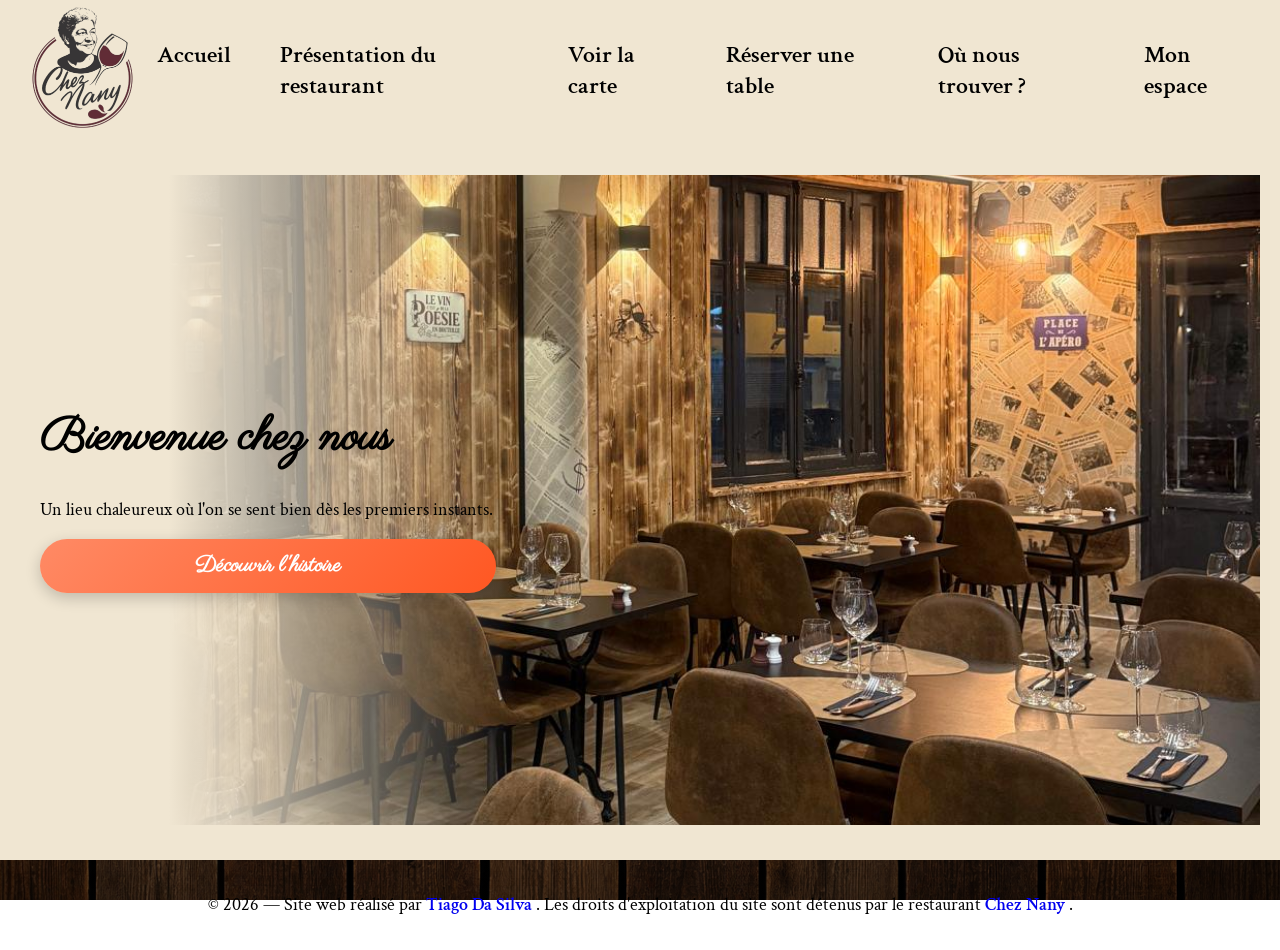
<file: index.html>
<!doctype html>
<html lang="fr">
  <head>
    <meta charset="UTF-8" />
    <meta name="viewport" content="width=device-width, initial-scale=1.0" />
    <meta name="color-scheme" content="light dark" />
    <meta name="google-site-verification" content="oMiEFdWN9W5Zn9mfQp-JF1MW91fPJHDAYIzXxt1_vP4" />

    <link rel="stylesheet" href="style.css" />

    <script src="nav.js" defer></script>
    <script src="index.js" defer></script>

    <link rel="preconnect" href="https://fonts.googleapis.com" />
    <link rel="preconnect" href="https://fonts.gstatic.com" crossorigin />

    <link
      href="https://fonts.googleapis.com/css2?family=Inter:ital,opsz,wght@0,14..32,100..900;1,14..32,100..900&family=Parisienne&display=swap"
      rel="stylesheet"
    />

    <link
      href="https://fonts.googleapis.com/css2?family=Crimson+Text:ital,wght@0,400;0,600;0,700;1,400;1,600;1,700&family=Inter:ital,opsz,wght@0,14..32,100..900;1,14..32,100..900&family=Parisienne&display=swap"
      rel="stylesheet"
    />

    <title>Chez Nany - Accueil</title>
    <link rel="icon" type="image/jpeg" href="./assets/logo.jpg">
  </head>

  <body>
    <header>
      <nav class="main-nav">
        <div class="logo">
          <a href="index.html">
            <img
              src="assets/logo-light.png"
              alt="Logo clair"
              class="logo-light"
            />
            <img
              src="assets/logo-dark.png"
              alt="Logo foncé"
              class="logo-dark"
            />
          </a>
        </div>

        <div class="nav-links">
          <a href="index.html">Accueil</a>
          <a href="about.html">Présentation du restaurant</a>
          <a href="assets/Menu.pdf" target="_blank">Voir la carte</a>
          <a href="reservation.html">Réserver une table</a>
          <a href="contact.html">Où nous trouver ?</a>
          <a href="espace_client.html">Mon espace</a>
        </div>

        <button class="nav-toggle">☰</button>
      </nav>
    </header>

    <main class="home">
      <section class="super-slides">
        <div class="super-slide">
          <img
            src="assets/interieur_3.jpeg"
            alt="Intérieur du restaurant"
            class="Intérieur"
          />
          <div class="overlay">
            <h2>Bienvenue chez nous</h2>
            <p>
              Un lieu chaleureux où l'on se sent bien dès les premiers instants.
            </p>
            <button class="btn">
              <a href="about.html">Découvrir l'histoire</a>
            </button>
          </div>
        </div>

        <div class="super-slide">
          <img src="assets/salade.jpg" alt="Salade" class="Salade" />
          <div class="overlay">
            <h2>Le goût du frais</h2>
            <p>
              Une cuisine simple et savoureuse, préparée chaque jour avec des
              produits frais.
            </p>
            <button class="btn">
              <a href="assets/Menu.pdf" target="_blank">Voir la carte</a>
            </button>
          </div>
        </div>

        <div class="super-slide">
          <img
            src="assets/mixed_interieur_2.jpeg"
            alt="Salle principale"
            class="Salle"
          />
          <div class="overlay">
            <h2>Un moment à part</h2>
            <p>
              Prenez le temps de vous installer et profitez d'un instant
              convivial.
            </p>
            <button class="btn">
              <a href="reservation.html">Réserver une table</a>
            </button>
          </div>
        </div>

        <div class="super-slide">
          <img src="assets/frigo_1.jpeg" alt="Frigo à viande" class="Frigo" />
          <div class="overlay">
            <h2>Qualité sans compromis</h2>
            <p>
              Des produits rigoureusement sélectionnés pour garantir le meilleur
              dans votre assiette.
            </p>
            <button class="btn">
              <a href="about.html">Notre engagement</a>
            </button>
          </div>
        </div>

        <div class="super-slide">
          <img
            src="assets/plateau.jpeg"
            alt="Plateau de charcuterie"
            class="Plateau"
          />
          <div class="overlay">
            <h2>À partager… ou pas</h2>
            <p>
              Des plateaux généreux à savourer entre amis… ou rien que pour
              vous.
            </p>
            <button class="btn">
              <a href="assets/Menu.pdf" target="_blank">Découvrir la carte</a>
            </button>
          </div>
        </div>

        <div class="super-slide">
          <img src="assets/comptoir_1.jpeg" alt="Comptoir" class="Comptoir" />
          <div class="overlay">
            <h2>Un accueil sincère</h2>
            <p>Un service simple, authentique, comme à la maison.</p>
            <button class="btn">
              <a href="reservation.html">Réserver maintenant</a>
            </button>
          </div>
        </div>

        <div class="super-slide">
          <img src="assets/pain_2.jpeg" alt="Pain" class="Pain" />
          <div class="overlay">
            <h2>Des saveurs authentiques</h2>
            <p>Des plats faits maison, préparés avec soin et passion.</p>
            <button class="btn">
              <a href="assets/Menu.pdf" target="_blank">Voir le menu</a>
            </button>
          </div>
        </div>
      </section>
    </main>

    <footer>
      <p>
        © 2026 — Site web réalisé par
        <a href="https://diagegd.github.io/portfolio" target="_blank">
          Tiago Da Silva </a
        >. Les droits d'exploitation du site sont détenus par le restaurant
        <a href="index.html"> Chez Nany </a>.
      </p>
    </footer>
  </body>
</html>
</file>
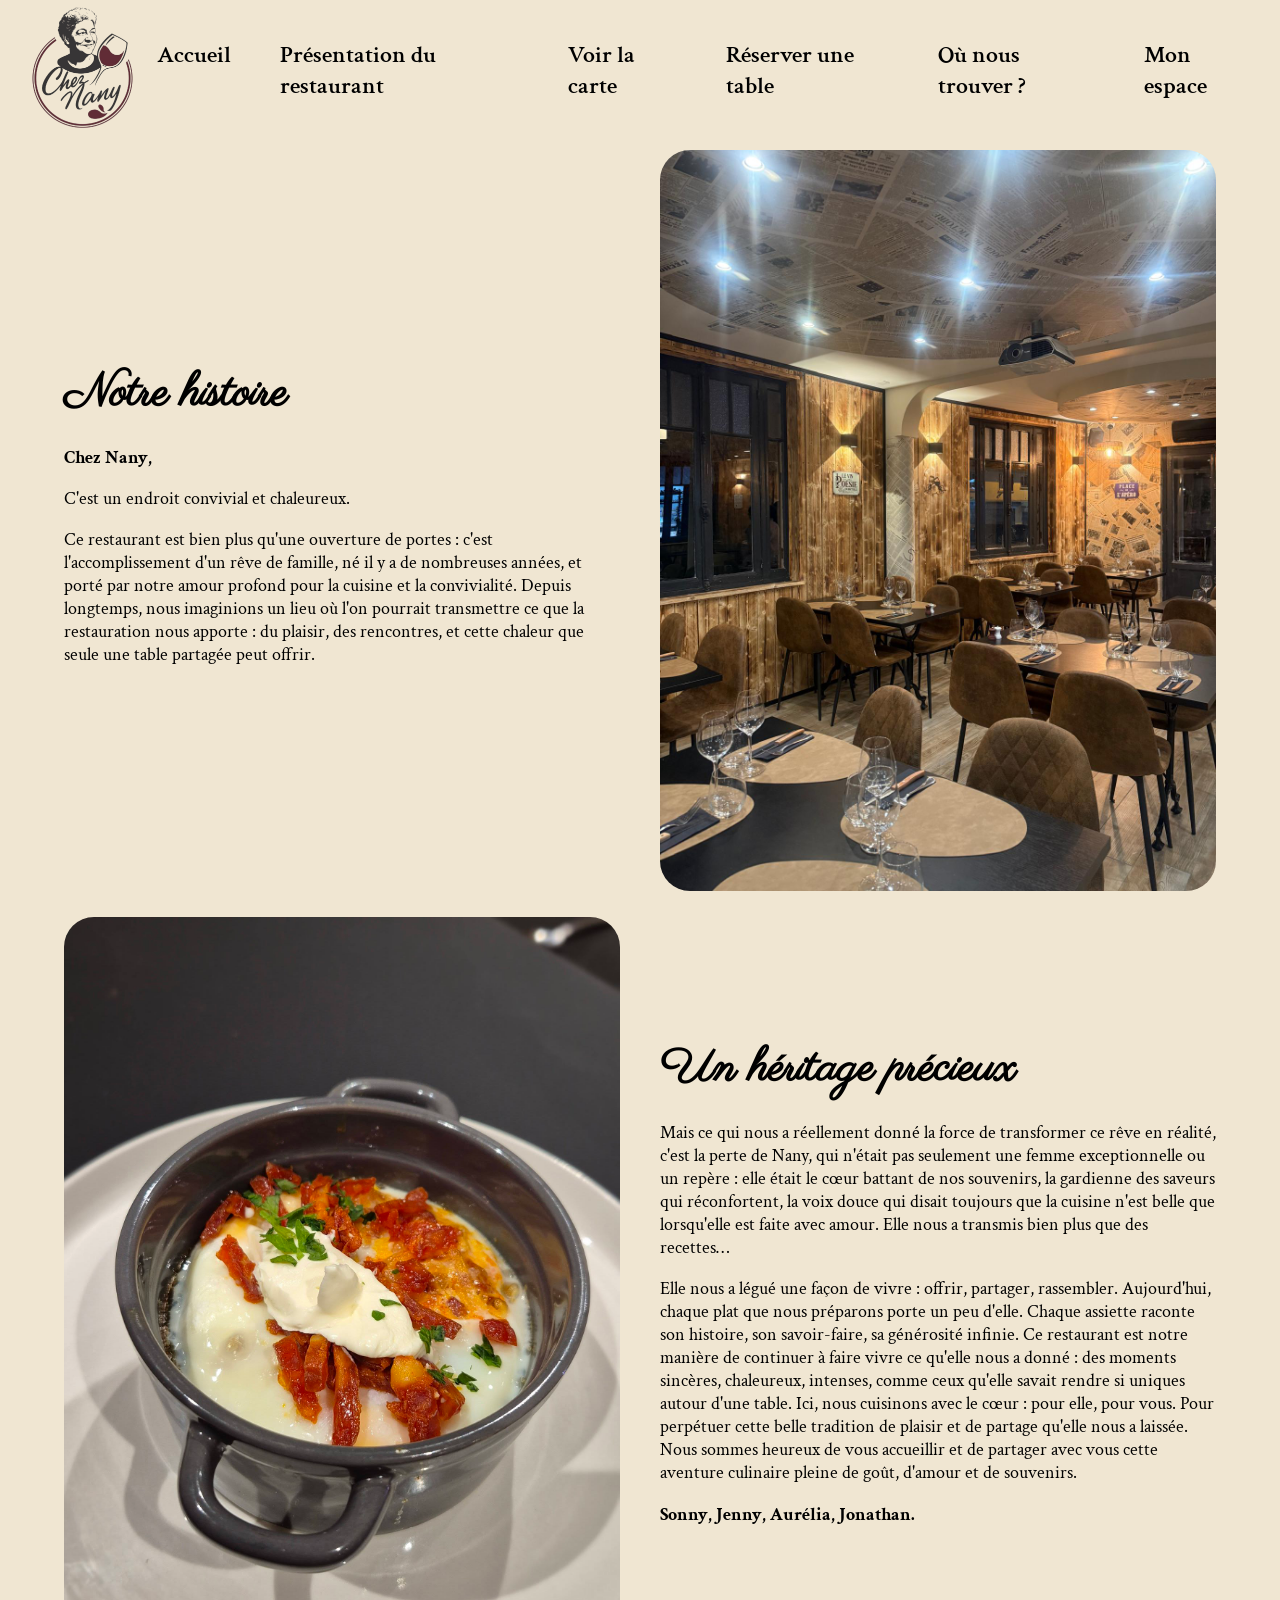
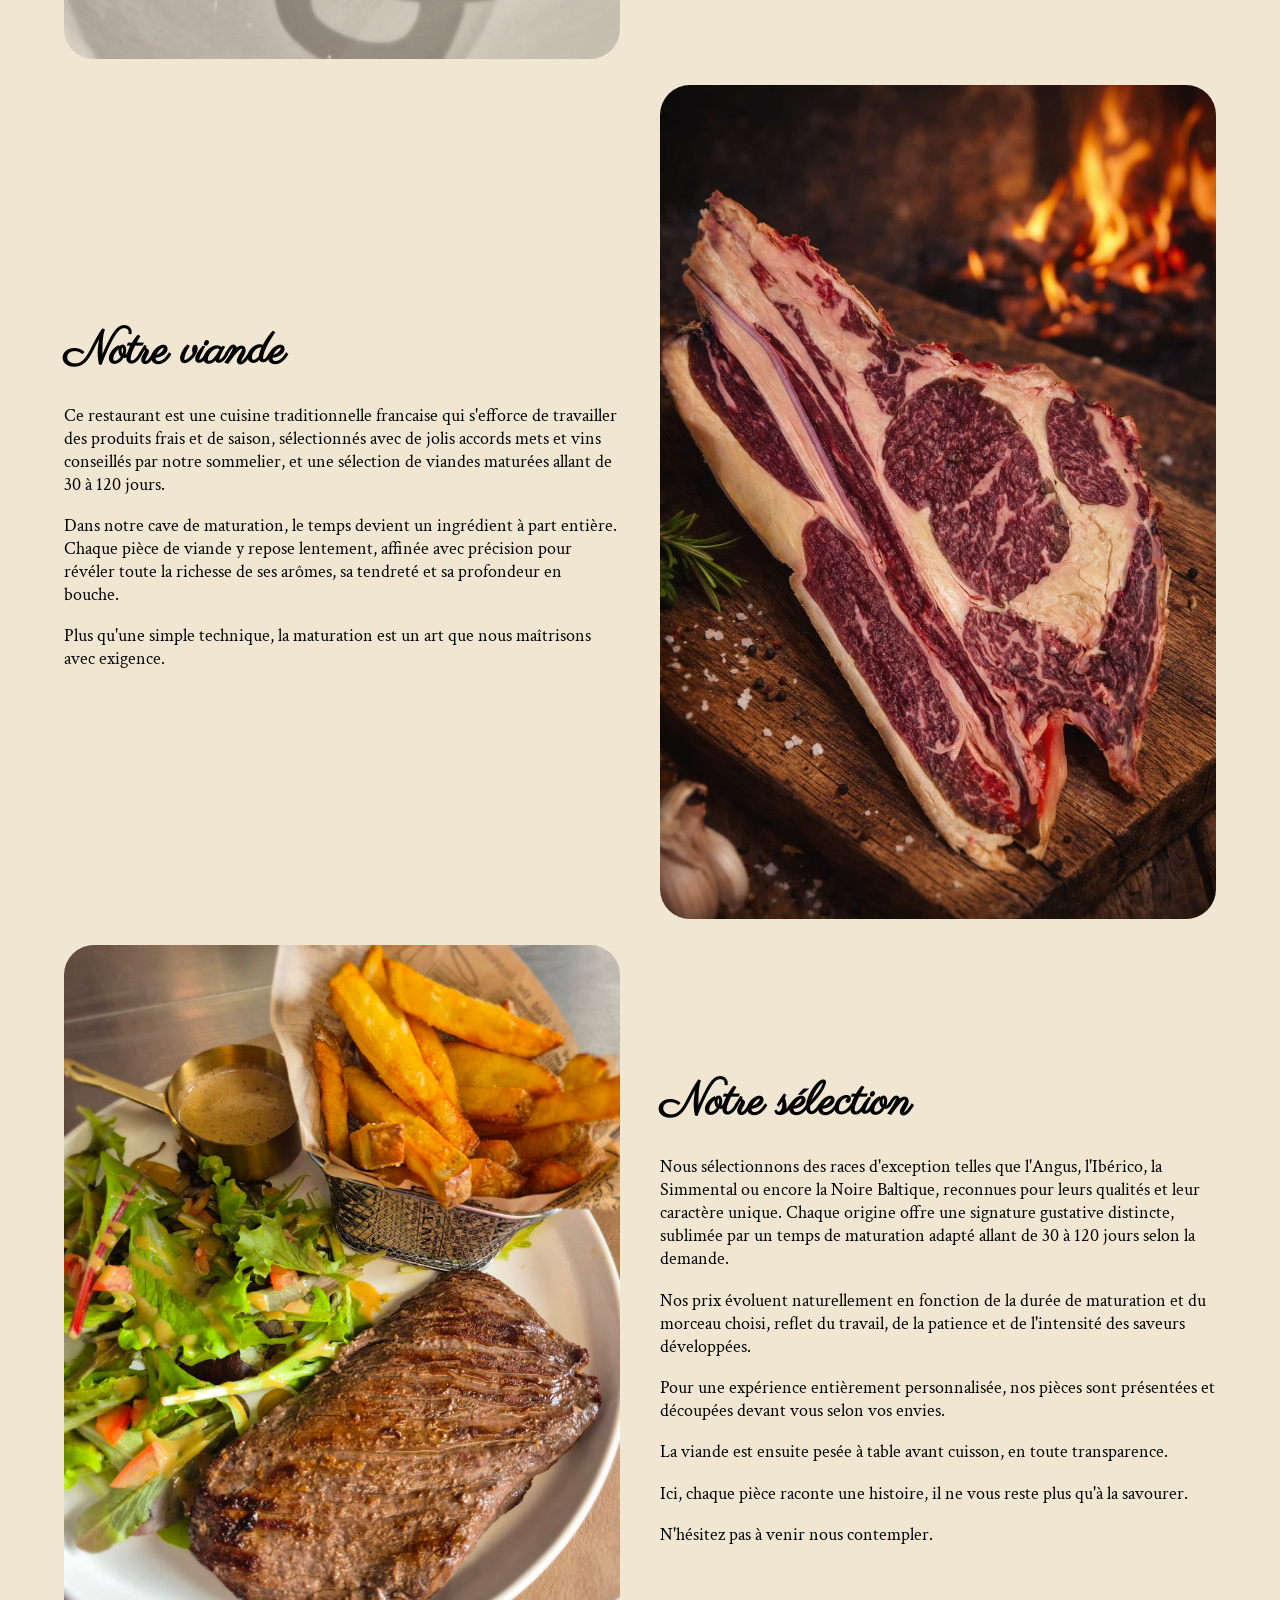
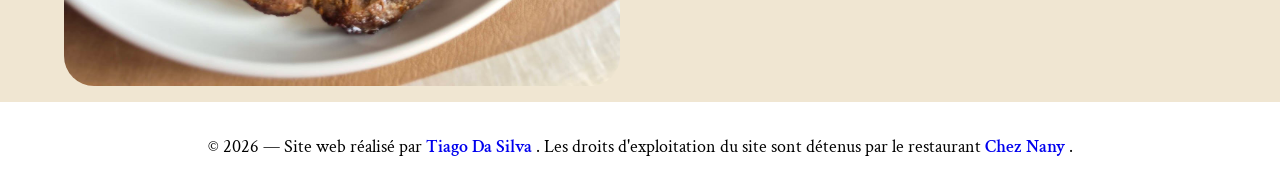
<file: about.html>
<!doctype html>
<html lang="fr">
  <head>
    <meta charset="UTF-8" />
    <meta name="viewport" content="width=device-width, initial-scale=1.0" />
    <meta name="color-scheme" content="light dark" />
    <link rel="stylesheet" href="style.css" />

    <script src="nav.js" defer></script>
    <script src="index.js" defer></script>

    <link rel="preconnect" href="https://fonts.googleapis.com" />
    <link rel="preconnect" href="https://fonts.gstatic.com" crossorigin />

    <link
      href="https://fonts.googleapis.com/css2?family=Inter:ital,opsz,wght@0,14..32,100..900;1,14..32,100..900&family=Parisienne&display=swap"
      rel="stylesheet"
    />
    <link
      href="https://fonts.googleapis.com/css2?family=Crimson+Text:ital,wght@0,400;0,600;0,700;1,400;1,600;1,700&family=Inter:ital,opsz,wght@0,14..32,100..900&family=Parisienne&display=swap"
      rel="stylesheet"
    />

    <title>Chez Nany - Notre Histoire</title>
    <link rel="icon" type="image/jpeg" href="./assets/logo.jpg">
  </head>

  <body>
    <header>
      <nav class="main-nav">
        <div class="logo">
          <a href="index.html">
            <img
              src="assets/logo-light.png"
              alt="Logo clair"
              class="logo-light"
            />
            <img
              src="assets/logo-dark.png"
              alt="Logo foncé"
              class="logo-dark"
            />
          </a>
        </div>

        <div class="nav-links">
          <a href="index.html">Accueil</a>
          <a href="about.html">Présentation du restaurant</a>
          <a href="assets/Menu.pdf" target="_blank">Voir la carte</a>
          <a href="reservation.html">Réserver une table</a>
          <a href="contact.html">Où nous trouver ?</a>
          <a href="espace_client.html">Mon espace</a>
        </div>

        <button class="nav-toggle">☰</button>
      </nav>
    </header>

    <main class="about">
      <section class="cadre">
        <section class="split">
          <div class="split-text">
            <h2>Notre histoire</h2>

            <p><strong>Chez Nany,</strong></p>

            <p>C'est un endroit convivial et chaleureux.</p>

            <p>
              Ce restaurant est bien plus qu'une ouverture de portes : c'est
              l'accomplissement d'un rêve de famille, né il y a de nombreuses
              années, et porté par notre amour profond pour la cuisine et la
              convivialité. Depuis longtemps, nous imaginions un lieu où l'on
              pourrait transmettre ce que la restauration nous apporte : du
              plaisir, des rencontres, et cette chaleur que seule une table
              partagée peut offrir.
            </p>
          </div>

          <div class="split-image">
            <img src="assets/interieur_3.jpeg" alt="Intérieur du restaurant" />
          </div>
        </section>

        <section class="split reverse">
          <div class="split-text">
            <h2>Un héritage précieux</h2>

            <p>
              Mais ce qui nous a réellement donné la force de transformer ce
              rêve en réalité, c'est la perte de Nany, qui n'était pas seulement
              une femme exceptionnelle ou un repère : elle était le cœur battant
              de nos souvenirs, la gardienne des saveurs qui réconfortent, la
              voix douce qui disait toujours que la cuisine n'est belle que
              lorsqu'elle est faite avec amour. Elle nous a transmis bien plus
              que des recettes…
            </p>

            <p>
              Elle nous a légué une façon de vivre : offrir, partager,
              rassembler. Aujourd'hui, chaque plat que nous préparons porte un
              peu d'elle. Chaque assiette raconte son histoire, son
              savoir-faire, sa générosité infinie. Ce restaurant est notre
              manière de continuer à faire vivre ce qu'elle nous a donné : des
              moments sincères, chaleureux, intenses, comme ceux qu'elle savait
              rendre si uniques autour d'une table. Ici, nous cuisinons avec le
              cœur : pour elle, pour vous. Pour perpétuer cette belle tradition
              de plaisir et de partage qu'elle nous a laissée. Nous sommes
              heureux de vous accueillir et de partager avec vous cette aventure
              culinaire pleine de goût, d'amour et de souvenirs.
            </p>

            <p><strong>Sonny, Jenny, Aurélia, Jonathan.</strong></p>
          </div>

          <div class="split-image">
            <img src="assets/pot.jpg" alt="Partage" />
          </div>
        </section>

        <section class="split">
          <div class="split-text">
            <h2>Notre viande</h2>

            <p>
              Ce restaurant est une cuisine traditionnelle francaise qui
              s'efforce de travailler des produits frais et de saison,
              sélectionnés avec de jolis accords mets et vins conseillés par
              notre sommelier, et une sélection de viandes maturées allant de 30
              à 120 jours.
            </p>

            <p>
              Dans notre cave de maturation, le temps devient un ingrédient à
              part entière. Chaque pièce de viande y repose lentement, affinée
              avec précision pour révéler toute la richesse de ses arômes, sa
              tendreté et sa profondeur en bouche.
            </p>

            <p>
              Plus qu'une simple technique, la maturation est un art que nous
              maîtrisons avec exigence.
            </p>
          </div>

          <div class="split-image">
            <img src="assets/viande.jpeg" alt="Viande maturée" />
          </div>
        </section>

        <section class="split reverse">
          <div class="split-text">
            <h2>Notre sélection</h2>

            <p>
              Nous sélectionnons des races d'exception telles que l'Angus,
              l'Ibérico, la Simmental ou encore la Noire Baltique, reconnues
              pour leurs qualités et leur caractère unique. Chaque origine offre
              une signature gustative distincte, sublimée par un temps de
              maturation adapté allant de 30 à 120 jours selon la demande.
            </p>

            <p>
              Nos prix évoluent naturellement en fonction de la durée de
              maturation et du morceau choisi, reflet du travail, de la patience
              et de l'intensité des saveurs développées.
            </p>

            <p>
              Pour une expérience entièrement personnalisée, nos pièces sont
              présentées et découpées devant vous selon vos envies.
            </p>

            <p>
              La viande est ensuite pesée à table avant cuisson, en toute
              transparence.
            </p>

            <p>
              Ici, chaque pièce raconte une histoire, il ne vous reste plus qu'à
              la savourer.
            </p>

            <p>N'hésitez pas à venir nous contempler.</p>
          </div>

          <div class="split-image">
            <img src="assets/assiette.jpg" alt="Cuisine" />
          </div>
        </section>
      </section>
    </main>

    <footer>
      <p>
        © 2026 — Site web réalisé par
        <a href="https://diagegd.github.io/portfolio" target="_blank">
          Tiago Da Silva </a
        >. Les droits d'exploitation du site sont détenus par le restaurant
        <a href="index.html"> Chez Nany </a>.
      </p>
    </footer>
  </body>
</html>
</file>
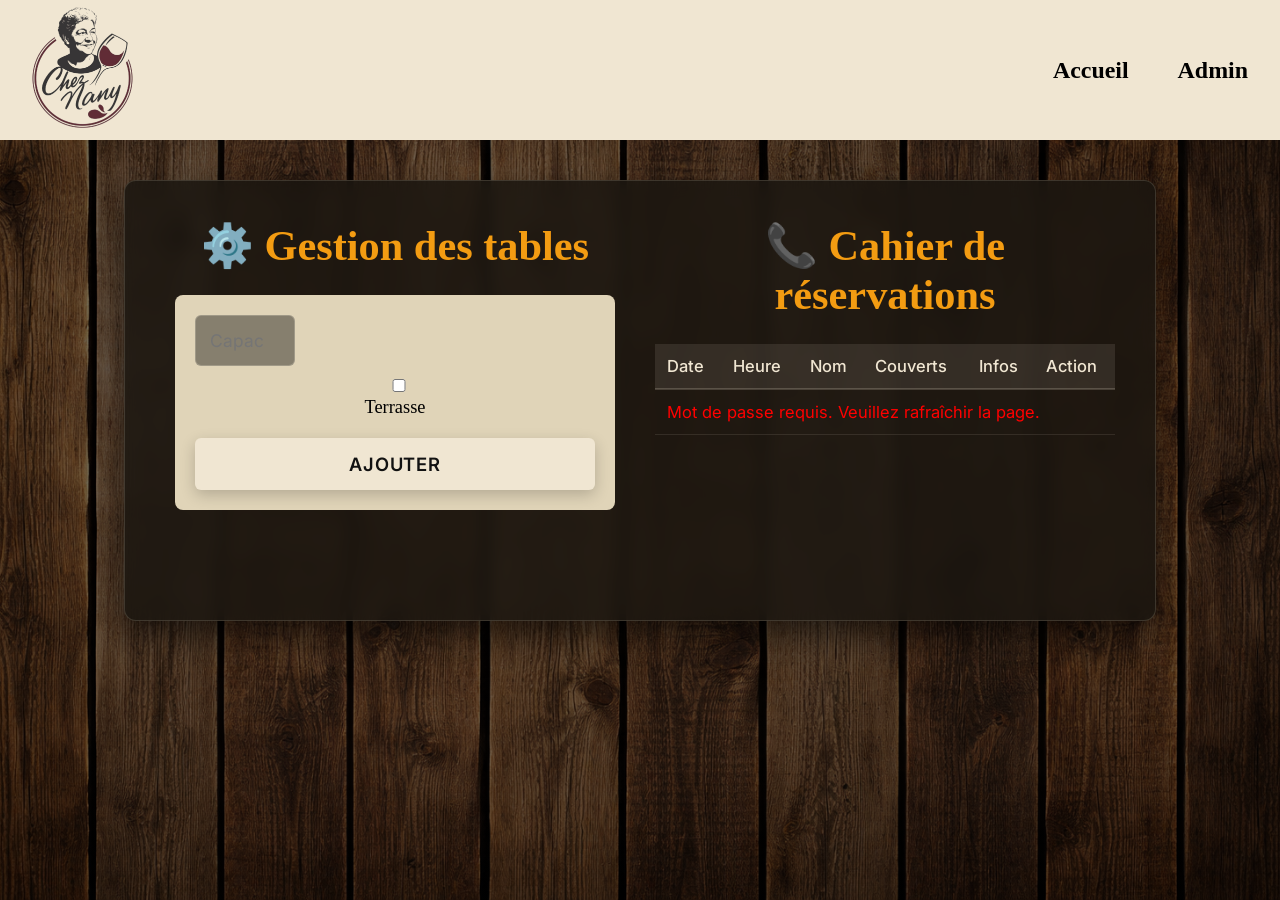
<file: administration.html>
<!doctype html>
<html lang="fr">
  <head>
    <meta charset="UTF-8" />
    <meta name="viewport" content="width=device-width, initial-scale=1.0" />
    <title>Administration - Chez Nany</title>
    <link rel="icon" type="image/jpeg" href="./assets/logo.jpg" />
    <link rel="stylesheet" href="style.css" />
    <link
      href="https://fonts.googleapis.com/css2?family=Inter:wght@300;400;500;600&display=swap"
      rel="stylesheet"
    />
  </head>
  <body>
    <header>
      <nav class="main-nav">
        <div class="logo">
          <a href="index.html"
            ><img src="assets/logo-light.png" class="logo-light" /><img
              src="assets/logo-dark.png"
              class="logo-dark"
          /></a>
        </div>
        <div class="nav-links">
          <a href="index.html">Accueil</a
          ><a href="administration.html">Admin</a>
        </div>
      </nav>
    </header>

    <main style="padding: 40px 20px">
      <div class="account-container admin-wide" style="margin: 0 auto">
        <!-- Section Gestion Tables -->
        <section class="reservations-box" style="margin-bottom: 50px">
          <h2 style="color: #f39c12">⚙️ Gestion des tables</h2>
          <form
            id="tableForm"
            style="display: flex; gap: 10px; margin-bottom: 20px"
          >
            <input
              type="number"
              id="tCapacite"
              placeholder="Capacité"
              required
              style="width: 100px"
            />
            <label><input type="checkbox" id="tTerrasse" /> Terrasse</label>
            <button type="submit" class="btn-premium">Ajouter</button>
          </form>
          <div
            id="tableList"
            style="
              display: grid;
              grid-template-columns: repeat(auto-fill, minmax(150px, 1fr));
              gap: 10px;
            "
          >
          </div>
        </section>

        <!-- Section Réservations -->
        <section class="reservations-box">
          <h2 style="color: #f39c12">📞 Cahier de réservations</h2>
          <div class="admin-table-wrapper">
            <table>
              <thead>
                <tr>
                  <th>Date</th>
                  <th>Heure</th>
                  <th>Nom</th>
                  <th>Couverts</th>
                  <th>Infos</th>
                  <th>Action</th>
                </tr>
              </thead>
              <tbody id="adminTableBody">
                <tr>
                  <td colspan="6">Chargement...</td>
                </tr>
              </tbody>
            </table>
          </div>
        </section>
      </div>
    </main>
    <script src="administration.js"></script>
  </body>
</html>
</file>
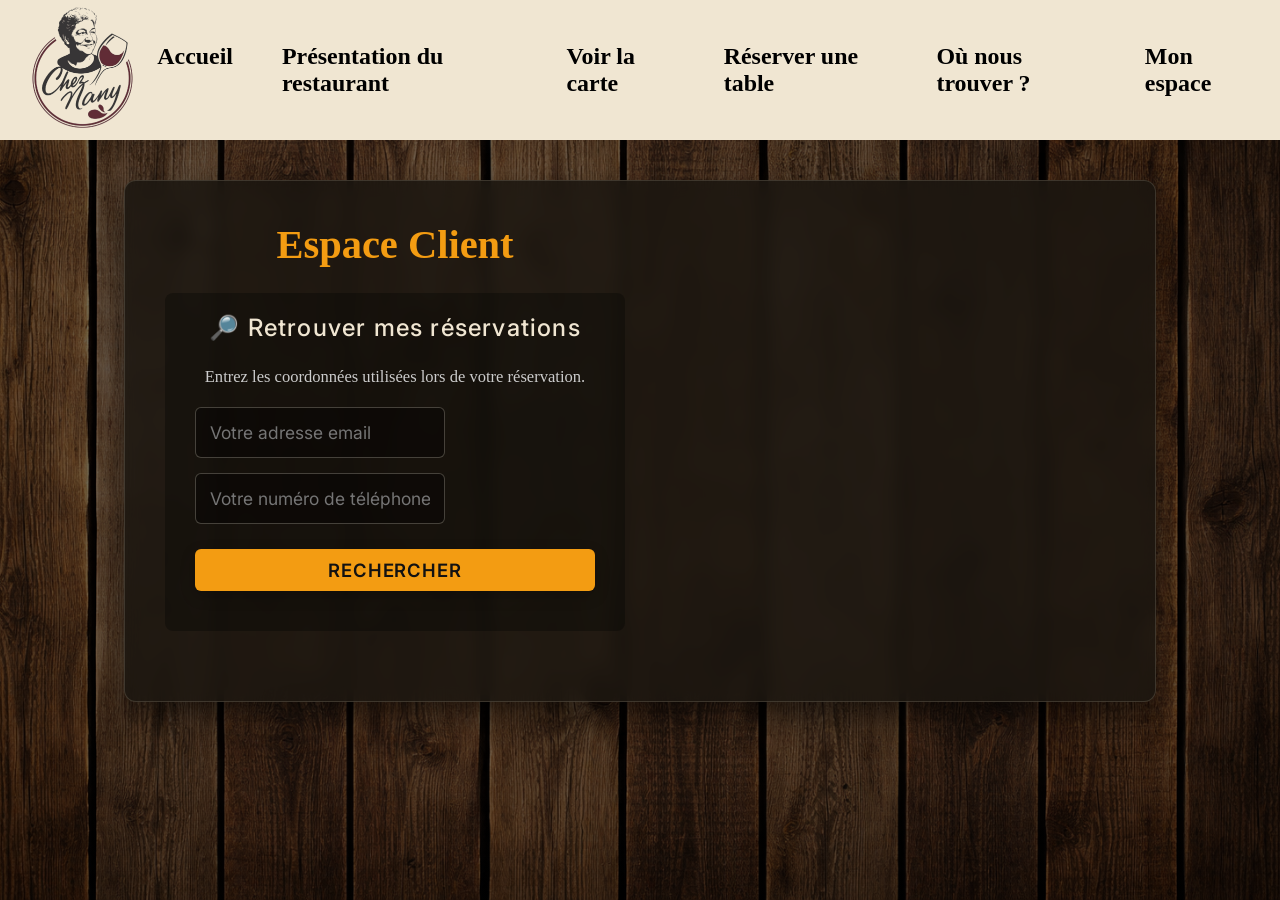
<file: espace_client.html>
<!DOCTYPE html>
<html lang="fr">
<head>
    <meta charset="UTF-8">
    <meta name="viewport" content="width=device-width, initial-scale=1.0" />
    <title>Mes Réservations - Chez Nany</title>
    <link rel="icon" type="image/jpeg" href="./assets/logo.jpg">
    <link rel="stylesheet" href="style.css">
    <link href="https://fonts.googleapis.com/css2?family=Inter:wght@300;400;500;600&display=swap" rel="stylesheet" />
</head>
<body>
    <header>
      <nav class="main-nav">
        <div class="logo">
          <a href="index.html">
            <img src="assets/logo-light.png" alt="Logo clair" class="logo-light" />
            <img src="assets/logo-dark.png" alt="Logo foncé" class="logo-dark" />
          </a>
        </div>

        <div class="nav-links">
          <a href="index.html">Accueil</a>
          <a href="about.html">Présentation du restaurant</a>
          <a href="assets/Menu.pdf" target="_blank">Voir la carte</a>
          <a href="reservation.html">Réserver une table</a>
          <a href="contact.html">Où nous trouver ?</a>
          <a href="espace_client.html">Mon espace</a>
        </div>

        <button class="nav-toggle">☰</button>
      </nav>
    </header>

    <main style="padding: 40px 20px;">
      <div class="account-container admin-wide" style="margin: 0 auto;">
          <section class="reservations-box">
              <h2 style="font-size: 2.2em; color: #f39c12; text-align: center;">Espace Client</h2>
              
              <div style="background: rgba(0,0,0,0.3); padding: 20px; border-radius: 8px; margin-bottom: 30px; text-align: center;">
                  <h3 style="margin-top: 0; color: #f0e6d2;">🔎 Retrouver mes réservations</h3>
                  <p style="font-size: 0.9em; color: #ccc; margin-bottom: 20px;">Entrez les coordonnées utilisées lors de votre réservation.</p>
                  
                  <form id="clientAuthForm" style="display: flex; justify-content: center; gap: 15px; flex-wrap: wrap; background: transparent; padding: 0; box-shadow: none;">
                      <input type="email" id="clientEmail" placeholder="Votre adresse email" required style="max-width: 250px;" />
                      <input type="tel" id="clientPhone" placeholder="Votre numéro de téléphone" required style="max-width: 250px;" />
                      <button type="submit" class="btn-premium" style="background: #f39c12; padding: 10px 20px;">Rechercher</button>
                  </form>
                  <p id="clientAuthMessage" style="margin-top: 15px; font-size: 0.95em;"></p>
              </div>

              <div id="clientReservationsSection" style="display: none;">
                  <h3 style="color: #f0e6d2;">Historique de vos réservations</h3>
                  <div class="admin-table-wrapper">
                      <table>
                          <thead>
                              <tr>
                                  <th>Date</th>
                                  <th>Heure</th>
                                  <th>Couverts</th>
                                  <th>Demande / Notes</th>
                                  <th>Statut</th>
                                  <th>Action</th>
                              </tr>
                          </thead>
                          <tbody id="clientTableBody">
                          </tbody>
                      </table>
                  </div>
              </div>
          </section>
      </div>
    </main>

    <script src="espace_client.js"></script>
    <script src="nav.js" defer></script>
</body>
</html>
</file>
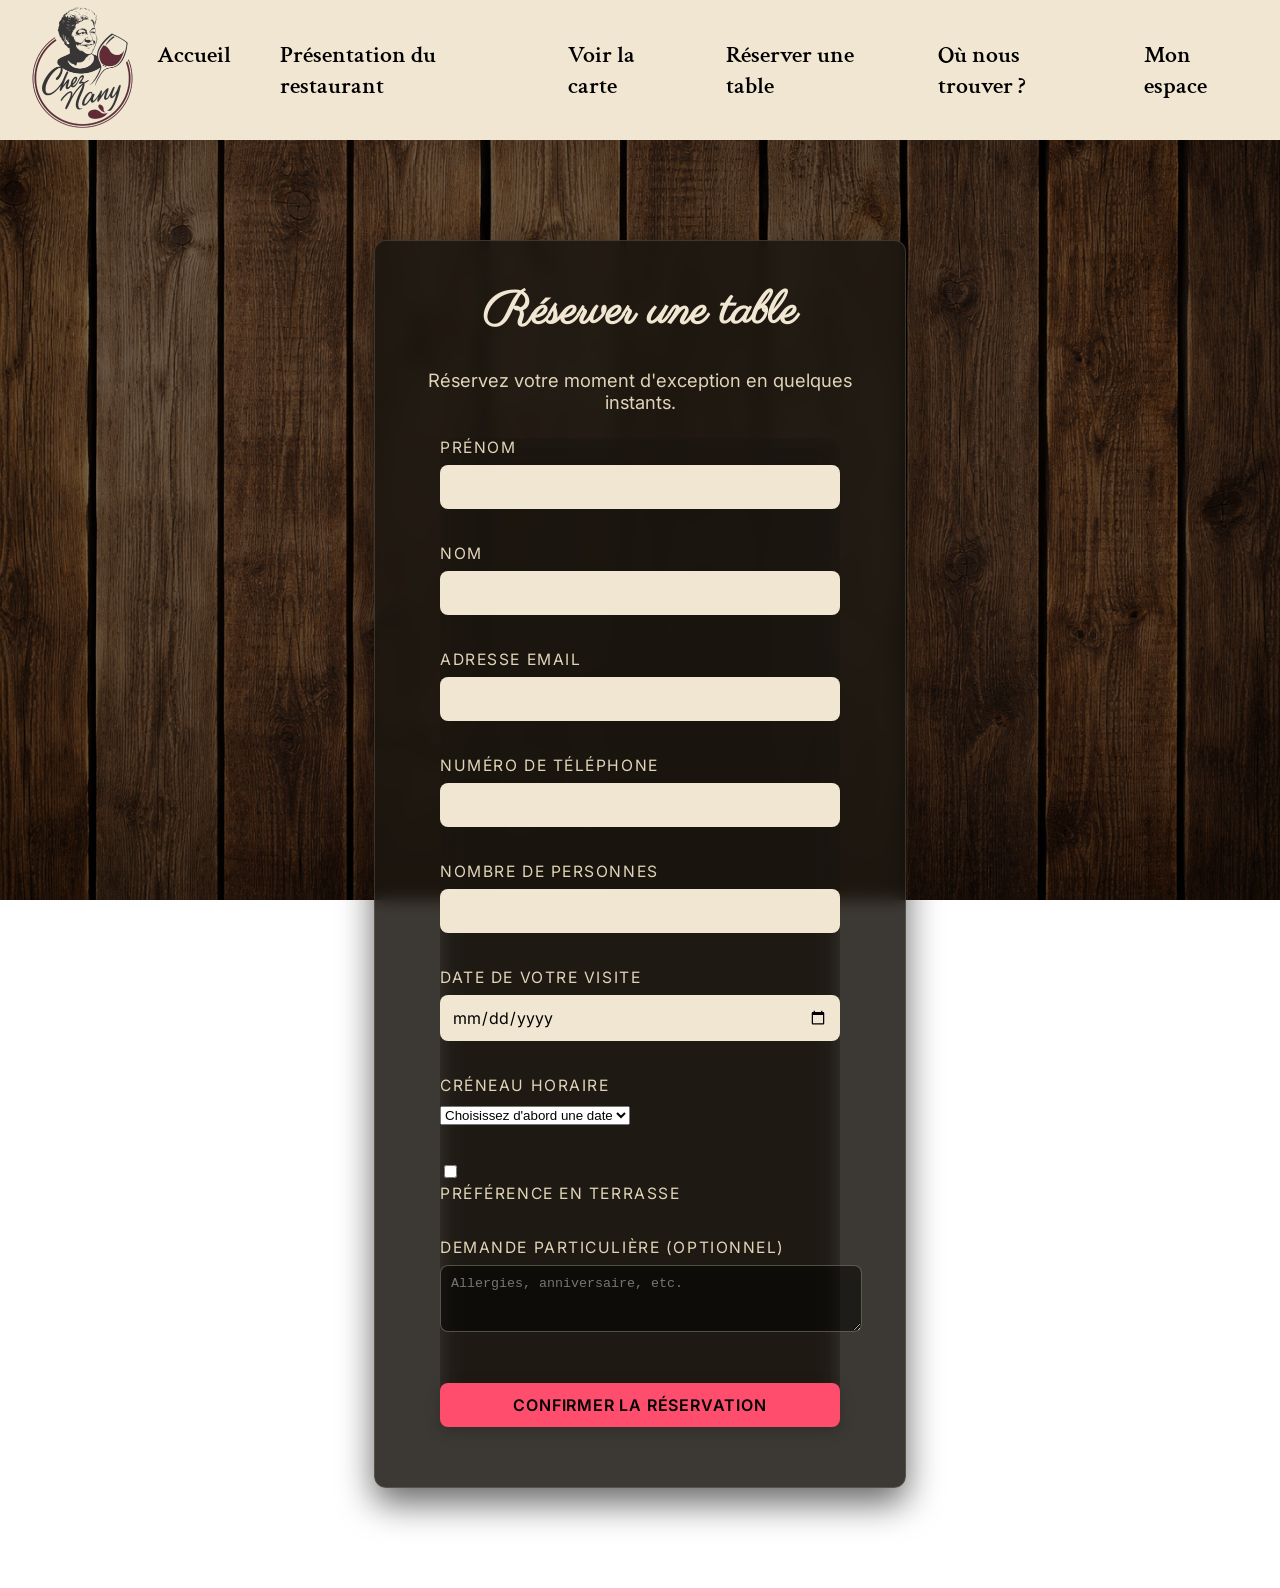
<file: reservation.html>
<!doctype html>
<html lang="fr">
  <head>
    <meta charset="UTF-8">
    <meta name="viewport" content="width=device-width, initial-scale=1.0" />
    <title>Réserver une table - Chez Nany</title>
    <link rel="icon" type="image/jpeg" href="./assets/logo.jpg">
    <link rel="stylesheet" href="style.css">
    <link rel="preconnect" href="https://fonts.googleapis.com" />
    <link rel="preconnect" href="https://fonts.gstatic.com" crossorigin />
    <link href="https://fonts.googleapis.com/css2?family=Inter:wght@300;400;500;600&family=Parisienne&family=Crimson+Text:wght@400;600;700&display=swap" rel="stylesheet" />
  </head>
  <body>
    <header>
      <nav class="main-nav">
        <div class="logo">
          <a href="index.html">
            <img
              src="assets/logo-light.png"
              alt="Logo clair"
              class="logo-light"
            />
            <img
              src="assets/logo-dark.png"
              alt="Logo foncé"
              class="logo-dark"
            />
          </a>
        </div>

        <div class="nav-links">
          <a href="index.html">Accueil</a>
          <a href="about.html">Présentation du restaurant</a>
          <a href="assets/Menu.pdf" target="_blank">Voir la carte</a>
          <a href="reservation.html">Réserver une table</a>
          <a href="contact.html">Où nous trouver ?</a>
          <a href="espace_client.html">Mon espace</a>
        </div>

        <button class="nav-toggle">☰</button>
      </nav>
    </header>

    <main style="display: flex; align-items: center; justify-content: center; padding: 40px 20px;">
      <div class="auth-container">
        <h1>Réserver une table</h1>
        <p style="font-family: 'Inter', sans-serif; color: #e0d4b8; margin-bottom: 25px;">
          Réservez votre moment d'exception en quelques instants.
        </p>
        
        <form id="reservationForm" style="background: transparent; padding: 0; box-shadow: none;">
          <div class="form-group">
            <label for="firstname">Prénom</label>
            <input type="text" id="firstname" required />
          </div>
          <div class="form-group">
            <label for="lastname">Nom</label>
            <input type="text" id="lastname" required />
          </div>
          <div class="form-group">
            <label for="email">Adresse email</label>
            <input type="email" id="email" required />
          </div>
          <div class="form-group">
            <label for="phone">Numéro de téléphone</label>
            <input type="tel" id="phone" required />
          </div>
          <div class="form-group">
            <label for="people">Nombre de personnes</label>
            <input type="number" id="people" min="1" max="10" required />
          </div>
          <div class="form-group">
            <label for="date">Date de votre visite</label>
            <input type="date" id="date" required />
          </div>
          <div class="form-group">
            <label for="time">Créneau horaire</label>
            <select id="time" required>
              <option value="" disabled selected>Choisissez d'abord une date</option>
            </select>
          </div>
          <div class="form-group" style="flex-direction: row; align-items: center; gap: 10px;">
            <input type="checkbox" id="terrace" style="width: auto;" />
            <label for="terrace" style="margin: 0; cursor: pointer;">Préférence en terrasse</label>
          </div>
          <div class="form-group">
            <label for="notes">Demande particulière (Optionnel)</label>
            <textarea id="notes" placeholder="Allergies, anniversaire, etc." rows="3" style="width:100%; padding: 10px; border-radius: 8px; border: 1px solid rgba(240, 230, 210, 0.3); background: rgba(0,0,0,0.5); color: #fff;"></textarea>
          </div>

          <button type="submit" class="btn-premium">Confirmer la réservation</button>
        </form>

        <p id="message" style="margin-top: 15px; font-family:'Inter', sans-serif; font-size: 0.95em;"></p>
      </div>
    </main>
    
    <script src="reservation.js"></script>
    <script src="nav.js" defer></script>
  </body>
</html>
</file>
<file: style.css>
/* =========================================================
   🎯 DESIGN TOKENS (VARIABLES GLOBALES)
========================================================= */
:root {
  --bg: #f0e6d2;
  --bg2: #e0d4b8;
  --txt: #000000;
  --deco-hover: rgba(0, 0, 0, 0.2);
  --overlay-width-desktop: 40%;
  --overlay-width-mobile: 100%;
}


/* =========================================================
   🌗 DARK MODE VARIABLES
========================================================= */
html {
  color-scheme: light dark;
}

@media (prefers-color-scheme: dark) {
  :root {
    --bg: #121212;
    --bg2: #1e1e1e;
    --txt: #efefef;
  }

  body {
    --deco-hover: rgba(255, 255, 255, 0.2);
  }
}

/* =========================================================
   🧱 BASE
========================================================= */

html, body {
  overflow-x: hidden;
  width: 100%;
}

body {
  margin: 0;
  padding: 0;
  font-family: "Crimson Text", serif;
  font-size: 1.15em; /* Un poil plus grand pour le confort de lecture */
  color: var(--txt);
  background-image: linear-gradient(rgba(0, 0, 0, 0.55), rgba(0, 0, 0, 0.55)), url("assets/wood_texture.png");
  background-size: cover;
  background-position: center;
  background-attachment: fixed;
  min-height: 100vh;
  display: flex;
  flex-direction: column;
}

/* On s'assure que le contenu pousse le footer vers le bas */
main, .account-container, .auth-container {
  flex: 1;
}

h1,
h2,
h3 {
  font-family: "Parisienne", cursive;
  font-size: 2.5em;
  margin: 0 0 10px 0;
}

/* =========================================================
   🧭 NAVIGATION (FIX PLEINE LARGEUR)
========================================================= */
.main-nav {
  display: flex;
  justify-content: space-between;
  align-items: center;
  padding: 15px 20px;
  height: 140px;
  position: sticky;
  top: 0;
  width: 100%;
  max-width: 100vw;
  box-sizing: border-box;
  z-index: 100;
  background-color: var(--bg);
  color: var(--txt);
}

/* LOGO */
.logo img {
  height: 125px;
  transition: opacity 0.3s ease;
}

.logo-light {
  display: inline;
}
.logo-dark {
  display: none;
}

@media (prefers-color-scheme: dark) {
  .logo-light {
    display: none;
  }
  .logo-dark {
    display: inline;
  }
}

/* NAV LINKS */
.nav-links {
  display: flex;
  gap: 25px;
}

.nav-links a {
  font-size: 1.3em;
  font-weight: 600;
  text-decoration: none;
  color: inherit;
  padding: 8px 12px;
  border-radius: 3px;
  transition:
    background 0.3s,
    transform 0.2s;
}

.nav-links a:hover {
  background-color: rgba(255, 255, 255, 0.2);
  transform: translateY(-2px);
}

/* BURGER */
.nav-toggle {
  display: none;
  font-size: 2.5em;
  background: none;
  border: none;
  cursor: pointer;
  padding: 8px;
  border-radius: 5px;
  transition:
    background 0.3s,
    transform 0.2s;
}

.logo {
  grid-column: 1;
  grid-row: 1;
  justify-self: start;
}

/* 👤 logo compte */
.nav-logo {
  grid-column: 2;
  grid-row: 1;
  justify-self: end;
}

/* ☰ burger */
.nav-toggle {
  grid-column: 3;
  grid-row: 1;
  justify-self: end;
}

/* =========================================================
   🎞 SLIDESHOW
========================================================= */
.super-slides {
  position: relative;
  width: 100%;
  height: 650px;
  overflow: hidden;
  z-index: 1;
}

.super-slide {
  position: absolute;
  inset: 0;
  opacity: 0;
  transition: opacity 0.6s ease;
  z-index: 0;
}

.super-slide.active {
  opacity: 1;
  z-index: 2;
}

.super-slide img {
  width: 100%;
  height: 100%;
  object-fit: cover;
  display: block;
}

/* images spécifiques */
.Terrasse {
  object-position: 100% 80%;
}
.Intérieur {
  object-position: 100% 60%;
}
.Comptoir {
  object-position: 0% 30%;
}

/* =========================================================
   🧾 OVERLAY SLIDES
========================================================= */
.super-slide .overlay {
  position: absolute;
  inset: 0 auto 0 0;
  width: var(--overlay-width-desktop);
  display: flex;
  flex-direction: column;
  justify-content: center;
  padding: 20px;
  box-sizing: border-box;
  color: inherit;
  z-index: 3;
  background: linear-gradient(
    to right,
    var(--bg) 30%,
    rgba(255, 255, 255, 0) 100%
  );
}

@media (prefers-color-scheme: dark) {
  .super-slide .overlay {
    background: linear-gradient(
      to right,
      var(--bg) 30%,
      rgba(18, 18, 18, 0) 100%
    );
  }
}

/* =========================================================
   🔘 BUTTONS (GLOBAL)
========================================================= */
button,
.btn {
  display: inline-block;
  padding: 12px 28px;
  font-size: 1.2em;
  font-weight: 600;
  font-family: "Parisienne", cursive;
  color: #fff;
  background: linear-gradient(135deg, #ff8a65, #ff5722);
  border: none;
  border-radius: 30px;
  cursor: pointer;
  box-shadow: 0 5px 15px rgba(0, 0, 0, 0.2);
  transition: all 0.4s ease;
}

button:hover,
.btn:hover {
  transform: translateY(-3px) scale(1.05);
  box-shadow: 0 8px 20px rgba(0, 0, 0, 0.3);
  background: linear-gradient(135deg, #ff7043, #f4511e);
}

/* hitbox */
.super-slide .overlay button a {
  display: block;
  width: 100%;
  height: 100%;
  text-align: center;
  color: inherit;
  text-decoration: none;
}

/* =========================================================
   📐 SPLIT SECTIONS
========================================================= */
.split {
  display: flex;
  align-items: center;
  justify-content: space-between;
  gap: 40px;
  padding: 10px 5%;
  opacity: 0;
  transform: translateY(20px);
  animation: fadeUp 0.8s ease forwards;
}

.split.reverse {
  flex-direction: row-reverse;
}

.split-text {
  flex: 1;
}
.split-text h2 {
  margin-bottom: 20px;
}

.split-image {
  flex: 1;
}

.split-image img {
  width: 100%;
  height: auto;
  border-radius: 30px;
}

@keyframes fadeUp {
  to {
    opacity: 1;
    transform: translateY(0);
  }
}

/* =========================================================
   🏠 ABOUT PAGE
========================================================= */
main.about {
  background: var(--bg);
  min-height: 100vh;
  width: 100%;
}

/* =========================================================
   📄 CONTACT PAGE
========================================================= */
.contact-page {
  background: var(--bg);
  min-height: 100vh;
  width: 100%;
}

.hero-contact {
  position: relative;
  height: 60vh;
  background: url("assets/hero.jpg") center/cover no-repeat;
  display: flex;
  align-items: center;
  justify-content: center;
  text-align: center;
}

.hero-contact .overlay {
  position: absolute;
  width: 100%;
  height: 100%;
}

.hero-content {
  position: relative;
  color: var(--txt);
}

.hero-content h1 {
  font-family: "Parisienne", cursive;
  font-size: 4rem;
}

.hero-content p {
  font-family: "Crimson Text", sans-serif;
  font-size: 1.2rem;
}

/* MAP */
.map-section {
  padding: 60px 20px;
  text-align: center;
}

.map-container {
  margin-top: 20px;
  border-radius: 15px;
  overflow: hidden;
  padding-bottom: 20px;
}

/* INFOS */
.infos {
  display: flex;
  justify-content: center;
  gap: 30px;
  padding: 60px 20px;
  flex-wrap: wrap;
}

iframe {
  margin-bottom: 50px;
}

.info-card {
  background: var(--bg2);
  padding: 25px;
  border-radius: 15px;
  width: 250px;
  min-height: 150px;
  display: flex;
  flex-direction: column;
  justify-content: center;
  align-items: center;
  text-align: center;
  box-shadow: 0 10px 25px rgba(0, 0, 0, 0.1);
  transition: transform 0.3s ease;
  color: var(--txt);
}

.info-card:hover {
  transform: translateY(-8px);
}

.hours p {
  margin: 10px 0;
  font-family: "Inter", sans-serif;
}

.hours strong {
  font-weight: 600;
}

/* SOCIAL */
.socials {
  text-align: center;
  padding: 60px 20px;
}

.social-links {
  margin-top: 20px;
}

.social-links a {
  display: inline-block;
  margin: 10px;
  padding: 12px 20px;
  border-radius: 30px;
  text-decoration: none;
  background: black;
  color: white;
  transition: all 0.3s ease;
}

.social-links a:hover {
  transform: scale(1.1);
  background: #ff4d6d;
}

.open-status {
  margin-top: 10px;
  font-weight: 600;
  font-family: "Crimson Text", sans-serif;
}

/* =========================================================
   🧾 HOME + RESERVATION
========================================================= */
.home {
  min-height: 80vh;
  display: flex;
  flex-direction: column;
  align-items: center;
  justify-content: center;
  padding: 0 20px;
  background: var(--bg);
}

.home h1 {
  color: var(--txt);
  font-size: 2.5rem;
  margin-bottom: 30px;
  text-align: center;
}

/* FORM */
#reservationForm {
  background: var(--bg2);
  padding: 30px;
  border-radius: 16px;
  width: 100%;
  max-width: 400px;
  box-shadow: 0 10px 30px rgba(0, 0, 0, 0.5);
  display: flex;
  flex-direction: column;
  gap: 15px;
  backdrop-filter: blur(10px);
}

#reservationForm input {
  padding: 12px;
  border-radius: 8px;
  border: none;
  outline: none;
  background: var(--bg);
  color: var(--txt);
  font-size: 1rem;
  transition: 0.2s;
}

#reservationForm input::placeholder {
  color: var(--txt);
}

#reservationForm input:focus {
  background: var(--bg2);
  box-shadow: 0 0 0 2px #ff4d6d;
}

#reservationForm button {
  margin-top: 10px;
  padding: 12px;
  border: none;
  border-radius: 8px;
  background: #ff4d6d;
  color: var(--txt);
  font-size: 1rem;
  cursor: pointer;
  transition: 0.2s;
}

#reservationForm button:hover {
  background: #ff2e55;
  transform: translateY(-2px);
}

#message {
  margin-top: 20px;
  color: var(--txt);
  font-size: 1.1rem;
  text-align: center;
}

/* =========================================================
   🦶 FOOTER
========================================================= */
footer {
  display: grid;
  text-align: center;
  padding: 15px 0;
  background-color: inherit;
  color: inherit;
}

footer a {
  text-decoration: none;
  font-weight: 600;
  transition: opacity 0.3s;
}

footer a:hover {
  opacity: 0.7;
}

/* =========================================================
   📱 RESPONSIVE
========================================================= */
@media (max-width: 600px) {
  .main-nav {
    display: grid;
    grid-template-columns: auto auto auto;
    grid-template-rows: auto;
    align-items: center;
    padding: 10px 15px;
    height: auto;
    width: 100%; /* S'assure de bien s'étirer */
  }

  /* 🍽 LOGO RESTO */
  .logo {
    grid-column: 1;
    grid-row: 1;
    justify-self: start;
  }

  .logo img {
    height: 90px;
  }

  /* 👤 LOGO CLIENT */
  .nav-logo {
    grid-column: 2;
    grid-row: 1;
    justify-self: center;
  }

  .nav-logo-img {
    height: 40px;
  }

  /* ☰ BURGER */
  .nav-toggle {
    display: block;
    grid-column: 3;
    grid-row: 1;
    justify-self: end;
  }

  .nav-links {
    grid-column: 1 / 3;
    grid-row: 2;
    display: none;
    flex-direction: column;
    width: 100%;
    margin-top: 10px;
  }

  .nav-links.active {
    display: flex;
  }

  .nav-links a {
    width: 100%;
    text-align: left;
    padding: 12px 0;
  }

  .super-slides {
    height: calc(100vh - 80px);
  }

  .super-slide .overlay {
    width: 100%;
    padding: 20px;
    align-items: flex-start;
    text-align: left;
    background: linear-gradient(
      to bottom,
      var(--bg) 0%,
      rgba(255, 255, 255, 0) 100%
    );
  }

  @media (prefers-color-scheme: dark) {
    .super-slide .overlay {
      background: linear-gradient(
        to bottom,
        var(--bg) 0%,
        rgba(18, 18, 18, 0) 100%
      );
    }
  }

  .split,
  .split.reverse {
    flex-direction: column;
  }

  .hero-contact {
    height: 40vh;
  }

  .hero-content h1 {
    font-size: 2.5rem;
  }

  .hero-content p {
    font-size: 1rem;
  }
}

/* =========================================================
   ✨ DESIGN DES FORMULAIRES RETRO / CHIC (Login, Signup, Profil)
========================================================= */
.auth-container, .account-container {
  max-width: 450px;
  margin: 60px auto;
  padding: 40px;
  background: rgba(26, 22, 16, 0.85); /* Fond sombre semi-transparent style bistrot */
  border: 1px solid rgba(240, 230, 210, 0.15);
  border-radius: 12px;
  box-shadow: 0 15px 35px rgba(0, 0, 0, 0.6);
  backdrop-filter: blur(8px); /* Flou moderne en arrière-plan */
  text-align: center;
}

/* Pour la page admin qui a besoin de plus de largeur (Tableaux + colonnes) */
.account-container.admin-wide {
  max-width: 950px;
  display: grid;
  grid-template-columns: 1fr 1fr;
  gap: 30px;
}

@media (max-width: 768px) {
  .account-container.admin-wide {
    grid-template-columns: 1fr;
    margin: 20px;
    padding: 20px;
  }
}

/* Typographies des formulaires */
.auth-container h1, .account-container h2, .account-container h3 {
  font-family: "Parisienne", cursive;
  color: #f0e6d2;
  margin-top: 0;
  margin-bottom: 25px;
  font-size: 2.5em;
}

.account-container h2 { font-size: 2.3em; }
.account-container h3 { font-family: "Inter", sans-serif; font-size: 1.3em; font-weight: 500; letter-spacing: 0.05em; }

/* Éléments de champs de saisie */
.form-group {
  margin-bottom: 20px;
  text-align: left;
}

.form-group label {
  display: block;
  font-family: "Inter", sans-serif;
  font-size: 0.85em;
  text-transform: uppercase;
  letter-spacing: 0.1em;
  color: #e0d4b8;
  margin-bottom: 8px;
}

.auth-container input, .account-container input, .account-container select {
  width: 100%;
  padding: 14px;
  background: rgba(0, 0, 0, 0.4);
  border: 1px solid rgba(240, 230, 210, 0.25);
  border-radius: 6px;
  color: #fff;
  font-family: "Inter", sans-serif;
  font-size: 0.95em;
  transition: all 0.3s ease;
  box-sizing: border-box;
}

.auth-container input:focus, .account-container input:focus, .account-container select:focus {
  border-color: #f0e6d2;
  background: rgba(0, 0, 0, 0.6);
  outline: none;
  box-shadow: 0 0 8px rgba(240, 230, 210, 0.2);
}

/* Boutons Gastronomiques */
.btn-premium {
  width: 100%;
  padding: 15px;
  background: #f0e6d2;
  color: #121212;
  border: none;
  border-radius: 6px;
  font-family: "Inter", sans-serif;
  font-weight: 600;
  font-size: 1em;
  text-transform: uppercase;
  letter-spacing: 0.05em;
  cursor: pointer;
  transition: all 0.3s ease;
  margin-top: 10px;
}

.btn-premium:hover {
  background: #fff;
  transform: translateY(-2px);
  box-shadow: 0 5px 15px rgba(240, 230, 210, 0.3);
}

.auth-switch-link {
  margin-top: 25px;
  font-family: "Inter", sans-serif;
  font-size: 0.9s;
  color: #e0d4b8;
}

.auth-switch-link a {
  color: #f0e6d2;
  text-decoration: none;
  font-weight: 600;
  border-bottom: 1px solid transparent;
  transition: border 0.3s;
}

.auth-switch-link a:hover {
  border-color: #f0e6d2;
}

/* Design du tableau d'administration */
.admin-table-wrapper {
  overflow-x: auto;
  margin-top: 15px;
}

.account-container table {
  width: 100%;
  border-collapse: collapse;
  font-family: "Inter", sans-serif;
  font-size: 0.9em;
  text-align: left;
}

.account-container th {
  background: rgba(240, 230, 210, 0.1);
  color: #f0e6d2;
  padding: 12px;
  font-weight: 500;
  border-bottom: 2px solid rgba(240, 230, 210, 0.2);
}

.account-container td {
  padding: 12px;
  border-bottom: 1px solid rgba(240, 230, 210, 0.1);
  color: #e0d4b8;
}

.account-container tr:hover td {
  background: rgba(255, 255, 255, 0.03);
}

/* Boutons d'action secondaires (Suppression, déconnexion) */
.btn-danger-outline {
  background: transparent;
  border: 1px solid #e74c3c;
  color: #e74c3c;
  padding: 6px 12px;
  border-radius: 4px;
  cursor: pointer;
  font-family: "Inter", sans-serif;
  font-size: 0.85em;
  transition: all 0.3s;
}

.btn-danger-outline:hover {
  background: #e74c3c;
  color: #fff;
}

/* Nettoyage des formulaires */
form {
    display: flex;
    flex-direction: column;
    max-width: 400px; /* La largeur de ta boîte */
    margin: 20px auto;
    padding: 20px;
    background: var(--bg2); /* Utilise la couleur de fond du site */
    border-radius: 8px;
}

/* Style du sous-titre de la boîte */
.auth-subtitle {
  color: #666;
  font-size: 0.9rem;
  margin-bottom: 25px;
  text-align: center;
}

/* Petit séparateur élégant avant la date */
.form-divider {
  text-align: center;
  border-bottom: 1px solid #eee;
  line-height: 0.1em;
  margin: 25px 0 20px;
  width: 100%;
}
.form-divider span {
  background: #fff; /* À adapter selon le fond de ton auth-box */
  padding: 0 10px;
  color: #999;
  font-size: 0.8rem;
  text-transform: uppercase;
  letter-spacing: 1px;
}

/* On force le select à copier EXACTEMENT le look de tes inputs de login */
.auth-input-group select {
  width: 100%;
  padding: 12px 16px;
  border: 1px solid #e0e0e0;
  border-radius: 8px;
  background-color: #f9f9f9;
  font-family: 'Inter', sans-serif;
  font-size: 1rem;
  color: #333;
  appearance: none; /* Enlève la flèche moche du navigateur */
  background-image: url("data:image/svg+xml;utf8,<svg xmlns='http://www.w3.org/2000/svg' width='24' height='24' viewBox='0 0 24 24' fill='none' stroke='%23999' stroke-width='2' stroke-linecap='round' stroke-linejoin='round'><polyline points='6 9 12 15 18 9'></polyline></svg>");
  background-repeat: no-repeat;
  background-position: right 12px center;
  background-size: 16px;
  cursor: pointer;
  transition: all 0.2s ease;
}

.auth-input-group select:focus {
  border-color: #333; /* Ou ta couleur principale de focus */
  background-color: #fff;
  outline: none;
}

/* Harmonisation du champ date */
.auth-input-group input[type="date"] {
  font-family: 'Inter', sans-serif;
  color: #333;
  cursor: pointer;
}
</file>
